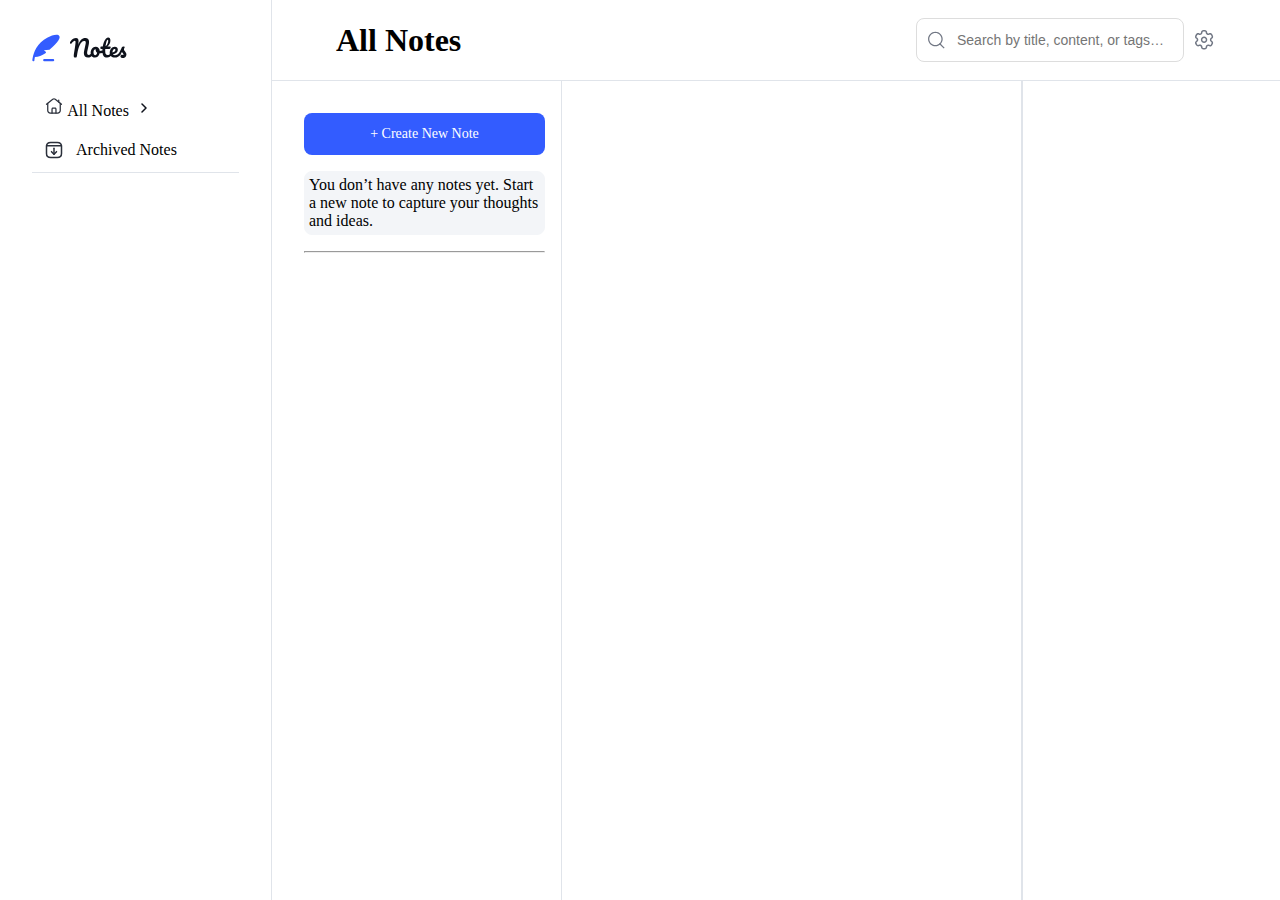
<file: index.html>
<!DOCTYPE html>
<html lang="en">
<head>
  <meta charset="UTF-8">
  <meta name="viewport" content="width=device-width, initial-scale=1.0">

  <link rel="icon" type="image/png" sizes="32x32" href="./starter-code/assets/images/favicon-32x32.png">
  <link rel="stylesheet" href="./starter-code/css/styles.css">
  <title>Frontend Mentor | Note-taking web app</title>
</head>
<body>
  <main>
  <div class="container">
<div>
  <div class="tabapp-logo">
    <img src="./starter-code/assets/images/logo.svg" alt="App Logo" />
  </div>
</div>
  <div class="sidebar-nav">
  <!-- Logo Section -->
  <div class="app-logo">
    <img src="./starter-code/assets/images/logo.svg" alt="App Logo" />
  </div>

  <!-- Navigation & Tags -->
  <div class="nav-section">
    <!-- All Notes / Archive -->
    <div class="nav-item" id="nav-home">
  <div class="nav-left">
    <img src="./starter-code/assets/images/home.svg" alt="Home Icon" />
    <span>All Notes</span>
  </div>

  <img src="./starter-code/assets/images/icon-arrow-right.svg" alt="Arrow Icon" />
</div>


    <div class="nav-item" id="nav-archived">
      <img src="./starter-code/assets/images/archived.svg" alt="Archive Icon" />
      <span>Archived Notes</span>
    </div>

    <hr class="nav-divider" />

    <!-- Tags -->
            <div class="tags-section">
            
            </div>
    
      </div>
</div>


  <div class="header">
  <h1>All Notes</h1>
  <div class="search-container">
  <div class="search-box">
    <img src="./starter-code/assets/images/search-icon.svg" alt="Search Icon" class="search-icon" />
    <input type="text" id="searchInput" placeholder="Search by title, content, or tags…" />
  </div>
  <img src="./starter-code/assets/images/settings.svg" alt="Settings Icon" class="settings-icon" />
</div>

  </div>

  <div class="sidebar-all">
  <button class="create-note-desktop">
    
     + Create New Note</button>

<button class="create-note-mobile">
  <img src="./starter-code/assets/images/wplus.svg" alt="Create Note Icon">
</button>

  <div class="empty-state">
   <p class="archived-info hidden">
    All your archived notes are stored here. You can restore or delete them anytime.
  </p>

  <!-- DYNAMIC EMPTY MESSAGE (used for both All Notes and empty Archived Notes) -->
  <p class="empty-text">
    You don’t have any notes yet. Start a new note to capture your thoughts and ideas.
  </p>
  </div>

  <div class="notes-list hidden"></div>
  <hr class="divider" />
</div>

  <div class="content"></div>

  <div class="right-menu"></div>
</div>
</main>
 

  

  
<div class="tablet-menu-bar">
  <button id="menu-home"><img src="./starter-code/assets/images/ahome.svg" alt="Home Icon"><span>Home</span></button>
  <button id="menu-create-note"><img src="./starter-code/assets/images/asearch-icon.svg" alt="Search Icon"><span>Search</span></button>
  <button id="menu-archive"><img src="./starter-code/assets/images/aacrhive.svg" alt="Archive Icon" /><span>Archived</span></button>
  <button id="menu-tags"><img src="./starter-code/assets/images/atag.svg" alt="Tags Icons"><span>Tags</span></button>
  <button id="menu-settings"><img src="./starter-code/assets/images/asettings.svg" alt="Settings Icon"><span>Settings</span></button>
</div>

  

  

  

  
<script src="./starter-code/javascript/storage.js"> </script>
<script src="./starter-code/javascript/noteManager.js"></script>
<script src="./starter-code/javascript/ui.js"></script>
<script src="./starter-code/javascript/themes.js"></script>
<script src="./starter-code/javascript/main.js"></script>
</body>
</html>
</file>
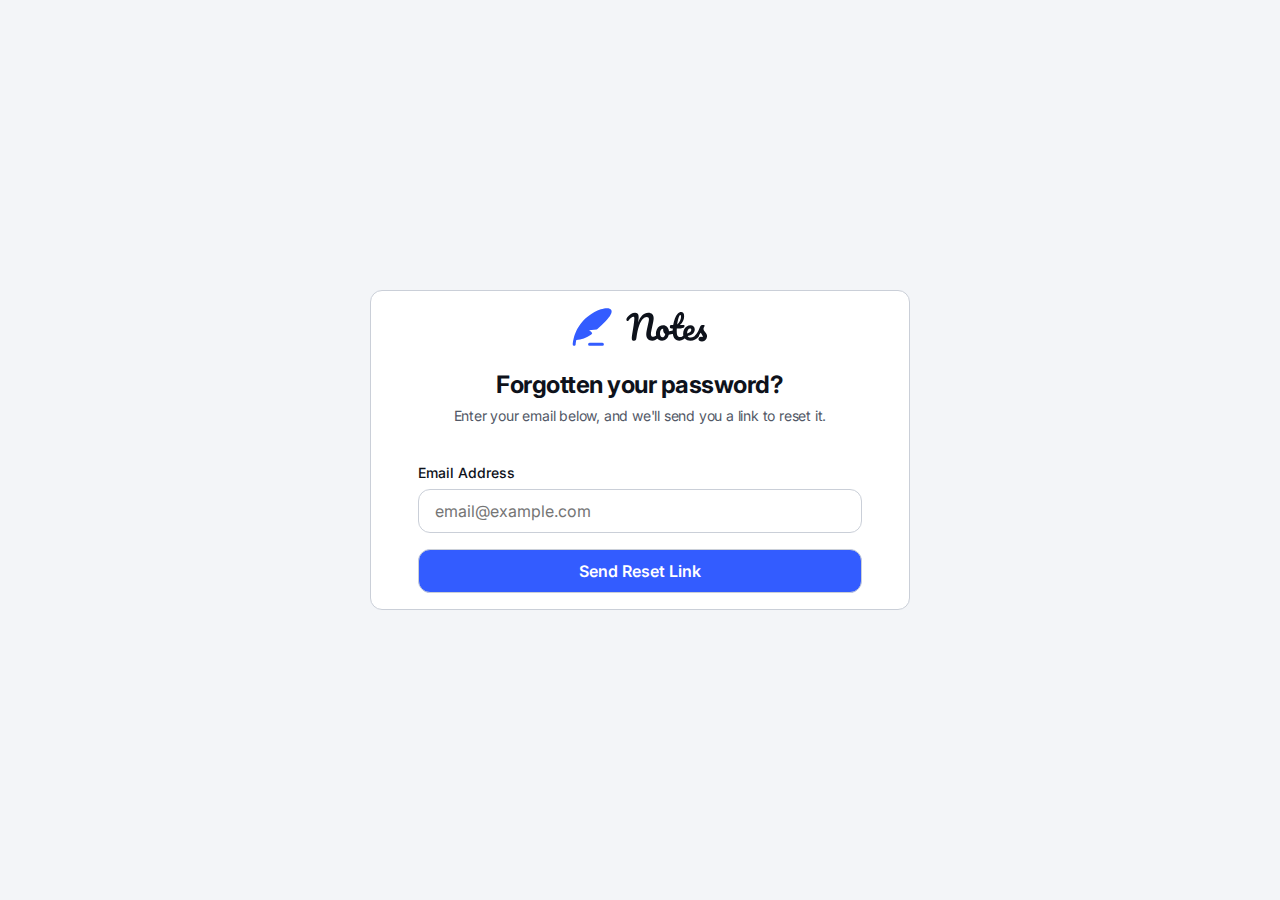
<file: starter-code/auth/forgot-password.html>
<!DOCTYPE html>
<html lang="en">
<head>
  <meta charset="UTF-8">
  <meta name="viewport" content="width=device-width, initial-scale=1.0">

  <link rel="icon" type="image/png" sizes="32x32" href="./assets/images/favicon-32x32.png">
  <link rel="stylesheet" href="../css/auth.css">
  <title>Frontend Mentor | Note-taking web app</title>
</head>
<body class="forget-page">
<div class="page">
  <div class="login-card">
    <div class="feather"> 
        <img src="../assets/images/logo.svg" alt="" class="theme-logo"/>
      </div>

      <div class="welcome">
        <h1>Forgotten your password?</h1>
      <p class="signup">Enter your email below, and we'll send you a link to reset it.</p>
    </div>
  
  <div class="form"> 

        <div class="field-column">
        <label for="email">Email Address</label>
        <input  type="email"id="email" placeholder="email@example.com" />
       </div>
      <button class="login-btn">Send Reset Link</button>
    </div>

 

  
  
</div>
<script src="../javascript/auth.js"></script>
</body>
</html>
</file>
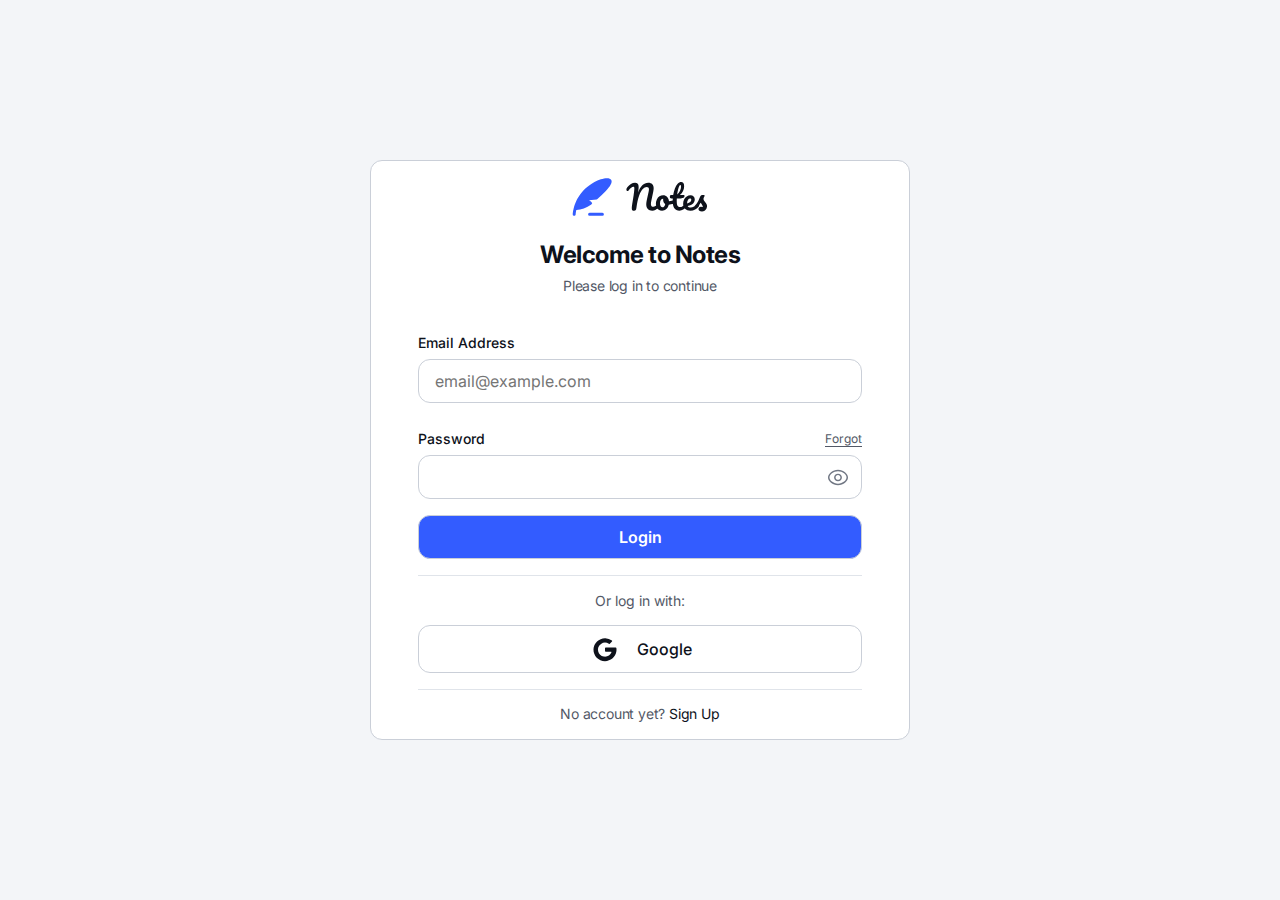
<file: starter-code/auth/login.html>
<!DOCTYPE html>
<html lang="en">
<head>
  <meta charset="UTF-8">
  <meta name="viewport" content="width=device-width, initial-scale=1.0">

  <link rel="icon" type="image/png" sizes="32x32" href="./assets/images/favicon-32x32.png">
  <link rel="stylesheet" href="../css/auth.css">
  <title>Frontend Mentor | Note-taking web app</title>
</head>
<body>
  <div class="page">

    <div class="login-card">
      <div class="feather"> 
        <img src="../assets/images/logo.svg" alt="" class="theme-logo"/>
      </div>

      <div class="welcome">
        <h1>Welcome to Notes</h1>
      <p class="signup">Please log in to continue</p>
    </div>

      <div class="form"> 

        <div class="field-column">
        <label for="email">Email Address</label>
        <input  type="email"id="email" placeholder="email@example.com" />
        <p class="signup info-text" id="email-error">
          <!-- <img src="../assets/images/red-info.svg" alt="Info icon" class="info-icon"> -->
        </p>
       </div>
        
      
      <div class="field-column">
      <div class="field-row">
        <label for="password">Password</label>
        <a class="forgetlink" href="forgot-password.html">Forgot</a>
      </div>
      <div class="password-wrapper">
      <input type="password" id="password-new" />
      <img src="../assets/images/eye hidden.svg" alt="" class="toggle-password" />
      </div>
      
      </div>


      <button class="login-btn">Login</button>
    </div>
    <hr class="divider" />

      <div class="other-logs">
        <p class="log-phrase">Or log in with:</p>

      <button class="google-btn"><img src="../assets/images/icon-google.svg" alt="" class="theme-google"/>
        <span class="googleword">Google</span>
      </button>

      </div>
      <hr class="divider" />
      <div>
        <p class="signup">
        No account yet? <a class="signuplink" href="signup.html">Sign Up</a>
      </p>
      </div>

    </div>

  </div>
  <script src="../javascript/auth.js"></script>
</body>


</html>
</file>
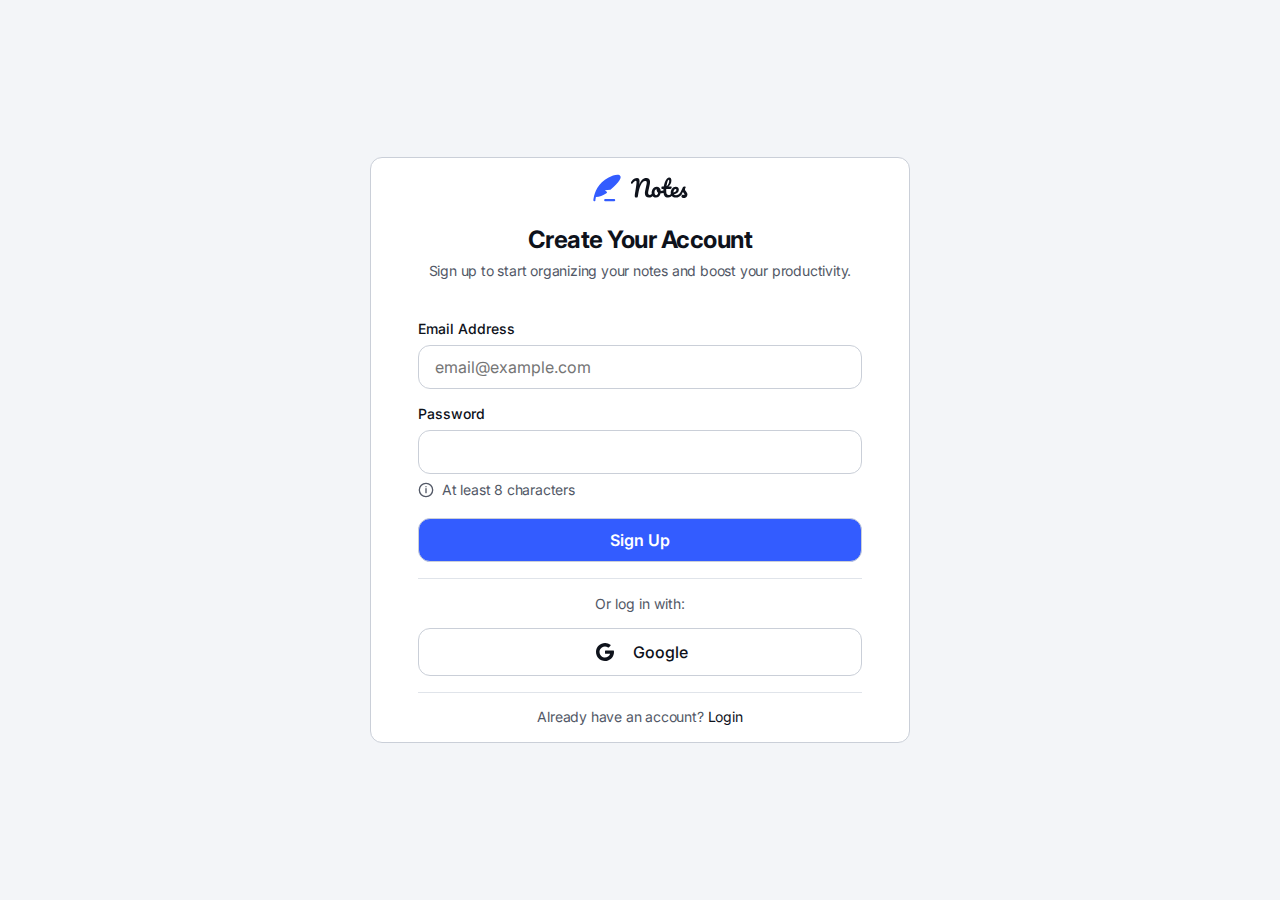
<file: starter-code/auth/signup.html>
<!DOCTYPE html>
<html lang="en">
<head>
  <meta charset="UTF-8">
  <meta name="viewport" content="width=device-width, initial-scale=1.0">

  <link rel="icon" type="image/png" sizes="32x32" href="./assets/images/favicon-32x32.png">
  <link rel="stylesheet" href="../css/auth.css">
  <title>Frontend Mentor | Note-taking web app</title>
</head>
<body class="signup-page">
<div class="page">

    <div class="login-card">
      <div class="feather"> 
        <img src="../assets/images/logo.svg" alt=""/>
      </div>

      <div class="welcome">
        <h1>Create Your Account</h1>
      <p class="signup">Sign up to start organizing your notes and boost your productivity.</p>
    </div>

      <div class="form"> 

        <div class="field-column">
        <label for="email">Email Address</label>
        <input  type="email"id="email" placeholder="email@example.com" />
       </div>
        
      
      <div class="field-column">
      <div class="field-row">
        <label for="password">Password</label>
        
      </div>
      <input type="password" id="password"/>
      <p class="signup info-text">
  <svg
    class="info-icon"
    viewBox="0 0 24 24"
    aria-hidden="true"
    fill="none"
    stroke="currentColor"
    stroke-width="2"
    stroke-linecap="round"
    stroke-linejoin="round"
  >
    <!-- Full circle -->
    <circle cx="12" cy="12" r="10" />
    <!-- The vertical line of "i" -->
    <line x1="12" y1="10" x2="12" y2="16" />
    <!-- The dot of "i" -->
    <line x1="12" y1="7" x2="12" y2="7.01" />
  </svg>
  At least 8 characters
</p>
      </div>


      <button class="login-btn">Sign Up</button>
    </div>
    <hr class="divider" />

      <div class="other-logs">
        <p class="log-phrase">Or log in with:</p>

      <button class="google-btn"><img src="../assets/images/icon-google.svg" alt=""/>
        <span class="googleword">Google</span>
      </button>

      </div>
      <hr class="divider" />
      <div>
        <p class="signup">
        Already have an account? <a class="signuplink" href="#">Login</a>
      </p>
      </div>

      

      

  

      

    </div>

  </div>
  
</body>
</html>
</file>
<file: starter-code/css/styles.css>
:root {

    /* the neutral colors */
    --on-primary: #ffffff;
    --neutral-0:   #ffffff;
  --neutral-50:  #F5F7FA;
  --neutral-100: #F3F5F8;
  --neutral-200: #E0E4EA;
  --neutral-300: #CACFD8;
  --neutral-400: #99A0AE;
  --neutral-500: #717784;
  --neutral-600: #525866;
  --neutral-700: #2B303B;
  --neutral-800: #232530;
  --neutral-900: #191B25;
  --neutral-950: #0E121B;
  /* Primary Blue */
  --blue-600: #2547D0;
  --blue-500: #335CFF;
  --blue-100: #EBF1FF;

  /* Success Green */
  --green-500: #21C16B;
  --green-100: #D1FBE9;

  /* Error Red */
  --red-500: #FB3748;
  --red-100: #FFD5D8;

   --control-width: 27.75rem;
  --control-height: 2.75rem;
  --radius-md: 0.75rem;
  --radius-sm: 0.5rem; 

  --control-width-mobile:19.4375rem
  
}
/* Ensure predictable sizing */
* {
  box-sizing: border-box;
  margin: 0;
  padding: 0;
}

/* Container grid */
.container {
  display: grid;

  grid-template-columns: 272px 290px minmax(0, 1fr) 258px;
  grid-template-rows: 81px minmax(0, 1fr);

  grid-template-areas:
    "b a a a"
    "b c d e";
    

  height: 100vh;
  background-color: var(--neutral-0);
}
.hidden {
    display: none !important;
}
/* Individual styling */
.sidebar-nav {
  grid-area: b;                /* design height */
  border-right: 1px solid var(--neutral-200);
  padding: 1.5rem 2rem;            /* spacing/150 ~ 24px, spacing/200 ~ 32px */
  display: flex;
  flex-direction: column;        /* stack vertically */
  gap: 1rem;                     /* spacing between items */
  background-color: var(--neutral-0);
  box-sizing: border-box;   
  height: 100%;      /* Lock to viewport height */
  overflow: hidden;     /* include padding in width */
}

.app-logo {
  display: flex;
  width: 8rem;
  height: 3rem;
  color:var(--neutral-950);       
                       /* Figma height */
}
.nav-section {
  display: flex;
  flex-direction: column; /* stack items vertically */          /* Figma height */
  gap: 0.25rem;  
 
}
.nav-item {
  display: flex;
  align-items: center;
  gap: 0.75rem;
  padding: 0.5rem 0.75rem;
  cursor: pointer; }

  .nav-icon{
    width: 1.5rem;             /* adjust icon size */
  height: 1.5rem;
  color:var(--neutral-950) ; 
  transition: color 0.2s ease;
  
  }

.nav-icon.active {
  color: var(--blue-500); /* highlighted color */
}

.icon{
 width: 1.5rem;             /* adjust icon size */
  height: 1.5rem;
  color:var(--neutral-950) ;
  stroke: currentColor;
  
}
.aicon{
 width: 1.5rem;             /* adjust icon size */
  height: 1.5rem;
  color:var(--neutral-500) ;
  stroke: currentColor;
  
}

.nav-section .nav-item {
  position: relative; /* needed for the pseudo-element */
  transition: background-color 0.2s ease;
}

.nav-section .nav-item:hover {
  background-color: var(--neutral-100);
  border-radius: var(--radius-sm);
  padding: 0.5rem;
}

/* Add the ">" on hover */
.nav-section .nav-item::after {
  content: ""; 
  position: absolute;
  right: 1rem;
  top: 50%;
  transform: translateY(-50%);
  
  /* Size of the chevron */
  width: 20px;
  height: 20px;

  /* The "Magic" part: This makes the icon take the text color */
  background-color: currentColor; 
  
  /* Path to your standalone chevron SVG file */
  -webkit-mask: url('../assets/images/icon-chevron-right.svg') no-repeat center;
  mask: url('../assets/images/icon-chevron-right.svg') no-repeat center;
  -webkit-mask-size: contain;
  mask-size: contain;

  opacity: 0;
  transition: all 0.2s ease;
}

.nav-section .nav-item:hover::after {
  opacity: 1;                /* show on hover */
}

.tags-section {
  flex: 1;            /* Take up all remaining space in the sidebar */
  overflow-y: auto;   /* Show scrollbar only when notes overflow */
  padding-right: 0.5rem;
  scrollbar-width: none;            /* Firefox */
  -ms-overflow-style: none;
}
.tags-section::-webkit-scrollbar {
  display: none;                    /* Chrome/Safari */
}

.tag-item{display: flex;
  align-items: center; 
  padding: 0.5rem 0.75rem;
  cursor: pointer;
  gap: 0.5rem;}

.nav-divider{
  height: 1px;
  border:none;
  background: var(--neutral-200);
}

/* Sidebar Group Labels (Folders, Tags) */
.sidebar-label {
    display: flex;
  align-items: center;
  gap: 0.75rem;
  padding: 0.5rem 0.75rem;
  cursor: pointer;
}

/* Category Badge on Note Cards */
.category-badge {
    display: inline-block;
    background-color: var(--blue-100); /* Using your light blue variable */
    color: var(--blue-600);           /* Using your dark blue variable */
    padding: 2px 8px;
    border-radius: 4px;
    font-size: 0.75rem;
    font-weight: 600;
    margin-bottom: 0.5rem;
}

/* Specific styling for the Categories List container */
#categories-list {
  overflow-y: auto;   /* Show scrollbar only when notes overflow */
  padding-right: 0.5rem;
  scrollbar-width: none;            /* Firefox */
  -ms-overflow-style: none;
}

.header {
  grid-area: a;                     /* design height */
  border-bottom: 1px solid var(--neutral-200);
  display: flex;                     /* align content horizontally */
  justify-content: space-between;    /* left and right aligned items */
  align-items: center;               /* vertical centering */
  padding: 0 4rem;                   /* spacing/400 ~ 64px left & right */
  background-color: var(--neutral-0);
  box-sizing: border-box;
}
.search-container {
  display: flex;
  align-items: center;
  gap: 0.5rem; /* updated gap */
  width: 18.75rem; /* updated width */
  height: 2.75rem; /* container height */
}

.search-box {
  position: relative;
  flex: 1; /* take remaining space inside container */
  height: 100%; /* match container height */
}

.search-box input {
  width: 100%;
  height: 100%;
  padding-left: 40px;  /* space for search icon inside */
  border: 1px solid #ddd;
  border-radius: 8px;
  font-size: 14px;
  outline: none;
}

.search-box .search-icon {
  position: absolute;
  left: 10px;           /* inside input field */
  top: 50%;
  transform: translateY(-50%);
  width: 20px;
  height: 20px;
  pointer-events: none;  /* so clicks go to input */
}


.settings-icon {
  cursor: pointer;
}


.sidebar-all {
  grid-area: c;                   /* Figma height */
  border-right: 1px solid var(--neutral-200);
  display: flex;                    /* for stacking children vertically */
  flex-direction: column;           /* vertical layout */
  gap: 1rem;                        /* spacing between items */
  padding: 2rem 1rem 2rem 2rem;    /* top/right/bottom/left -> spacing/250, spacing/200, spacing/250, spacing/400 */
  box-sizing: border-box;
  background-color: var(--neutral-0);
  height: 100%;      /* Lock to viewport height */
  overflow: hidden;
}
.notes-list {
  flex: 1;            /* Take up all remaining space in the sidebar */
  overflow-y: auto;   /* Show scrollbar only when notes overflow */
  padding-right: 0.5rem;
  scrollbar-width: none;            /* Firefox */
  -ms-overflow-style: none;
}
.notes-list::-webkit-scrollbar {
  display: none;                    /* Chrome/Safari */
}
.create-note-desktop{
  display: flex;
  align-items: center;
  justify-content: center; 
  gap: 4px;
  padding: 0.8rem 0.5rem; 
  border: none;
  font-size: 0.875rem;
  font-weight: 500;
  cursor: pointer;
    background-color: var(--blue-500);
    border-radius: var(--radius-sm);
    color: var(--on-primary);
    font-family: 'Inter';
}

.empty-state{
  display: flex;
  flex-direction: column;
  gap: 1rem;
  background-color: var(--neutral-100);
  padding: 0.25rem;
  border-radius: var(--radius-sm);
  border: 1px solid var(--neutral-100);
}
.note-item{
  display: flex;
  flex-direction: column;
  padding:0.25rem;
  gap: 0.75rem;
}

.note-tag{
  border-radius:4px;
  background-color:var(--neutral-200);
  padding: 2px 6px;
   margin-right: 0.5rem;
}

.content {
  grid-area: d;                   
  border-right: 1px solid var(--neutral-200);
  display: flex;                    /* allows vertical stacking or flexible layout */
  flex-direction: column;
  gap: 1rem;                        
  padding: 1rem 1rem 1rem ;   
  box-sizing: border-box;
  background-color: var(--neutral-0);
}
#edit-title {
  width: 100%;
  max-width: 540px;

  font-family: 'Inter';
  font-weight: 700;
  font-size: 24px;
  color: var(--neutral-950);
  background: transparent;
  padding-bottom:1rem ;

  border: none;
  outline: none;
}
.meta-row {
  display: flex;
  align-items: center;
  gap:2rem; /* ends of the row */
  width: 100%;
}

.meta-info {
  display: flex;
  align-items: center;
  gap: 0.5rem; /* space between icon & text */
}
.meta-text {
  font-family: 'Inter';
  font-weight: 400;
  font-size: 14px;
  color: var(--neutral-600);
}
.meta-divider {
  width: 100%;
  height: 1px;
  border:none;
  background: var(--neutral-200);
  
}


#edit-tags {
  width: 100%;
  border: none;
  outline: none;
}
#edit-category{
  width: 100%;
  border: none;
  outline: none;
}

#edit-content{
  width: 100%;  ;
height: 100%;
  font-family: Inter;
font-weight: 400;
font-style: Regular;
font-size: 14px;
line-height: 130%;
color:var(--neutral-700);
 resize: none;
 border: none;
  outline: none;
  
  
}
textarea {
  /* For Firefox */
  scrollbar-width: none;

  /* For Internet Explorer and Edge */
  -ms-overflow-style: none;
}

/* For Chrome, Safari, and newer versions of Edge */
textarea::-webkit-scrollbar {
  display: none;
}



.editor-toolbar {
    display: flex;
    gap: 1rem;
    margin-bottom: 5px;
}

.editor-toolbar button {
    padding: 4px 8px;
    font-weight: bold;
    cursor: pointer;
    border:none
}


.btn-save{
  width: 99px;
height: 41px;
padding: 0.25rem 0.5rem;
border-radius: var(--radius-sm);
background-color: var(--blue-500);
color: var(--on-primary);
border:none;
cursor: pointer;

}
.btn-cancel{
  width: 99px;
height: 41px;
padding: 0.25rem 0.5rem;
gap: 0.5rem;
border-radius: var(--radius-sm);
background-color: var(--neutral-100);
color: var(--neutral-950);
border:none;
cursor: pointer;
}
.right-menu {
  grid-area: e;                     /* positions in your grid */                    /* Figma height */
  border-left: 1px solid var(--neutral-200);  /* usually left border if it’s on the right */
  display: flex;                    /* for stacking buttons or menu items */
  flex-direction: column;
  gap: 1rem;                        /* spacing between menu items */
  padding: 2rem 0 2rem 1rem;        /* top/right/bottom/left -> spacing/250, right: 0, bottom: spacing/250, left: spacing/200 */
  box-sizing: border-box;           /* include padding in width/height */
  background-color: var(--neutral-0);
  opacity: 1;
}

.actions-column{
  display: flex;                    /* for stacking buttons or menu items */
  flex-direction: column;
  gap: 1rem;
  padding: 0 0.3rem;
}
.action-btn{
  display: flex;
    align-items: center; 
    justify-content: center;
    gap: 0.5rem;
  border:1px solid var(--neutral-300);;
  padding: 0.25rem;
  border-radius:0.5rem;
  background-color:var(--neutral-0);
}
.create-note-desktop .plus-icon {
    display: none; /* Hide SVG on Desktop */
  }
  
  .create-note-desktop span {
    display: inline; /* Show Text on Desktop */
  }

.tablet-menu-bar, .tabapp-logo, .create-note-mobile {
  display: none;
}

/* Tablet: 481px to 1024px */
@media (min-width: 481px) and (max-width: 1024px) {
  .container {
    display: block; /* stacked for tablet */
    width: 100%;
    padding: 0;
  }
.create-note-desktop {
    display: none;
  }
  .sidebar-all {                                        /* spacing between items */
  padding: 0rem 1rem 2rem 2rem; 
    
 
  
}
/* Hide Editor and Right Menu by default */
    .content, .right-menu {
        display: none;
    }
body.show-editor .header,
    body.show-editor .sidebar-nav,
    body.show-editor .sidebar-all {
        display: none !important;
    }

    body.show-editor .content {
        display: flex !important;
        flex-direction: column; /* Stack Toolbar on top of Editor */
        position: fixed;
        top: 0;
        left: 0;
        width: 100%;
        height: 100vh;
        z-index: 100;
        background: var(--neutral-0);
        padding: 0; /* Remove padding here; handle it in children */
    }
    .editor-body-wrapper {
        flex: 1; 
        overflow-y: auto; /* Enable scrolling for long notes */
      
        display: flex;
        flex-direction: column;
        gap: 1rem;
    }

    .action-icon-btn {
        background: none;
        border: none;
        cursor: pointer;
        display: flex;
        align-items: center;
    }

    .divider-v {
        width: 1px;
        height: 24px;
        background: var(--neutral-200);
        margin: 0 0.5rem;
    }
    
    body.show-editor .content {
        display: flex;
        position: fixed;
        top: 0;
        left: 0;
        width: 100%;
        height: 100vh;
        z-index: 100;
        background: var(--neutral-0);
        padding: 1rem 2rem;
    }

    /* Tablet Editor Toolbar Styling */
    .tablet-editor-toolbar {
        display: flex;
        align-items: center;
        justify-content: space-between;
        padding: 0 1.5rem;
        height: 2rem;
        background-color: var(--neutral-0);
        border-bottom: 1px solid var(--neutral-200);
    }

    .toolbar-actions {
        display: flex;
        align-items: center;
        gap: 1rem;
    }
.btn-back-to-list{
  display: flex;
  align-items:center;
  background: none;
    border: none;
    padding: 0;
    font: inherit; /* Ensures it uses the same font as the surrounding text */
    cursor: pointer;
    outline: inherit;
    color: inherit;
}
  .create-note-desktop{
    display: flex;
    align-items: center;
    justify-content: center;
    width: 4rem;         /* circular size */
    height: 4rem;
    border-radius: 50%;
    border: 1px solid var(--blue-500);
    background-color: var(--blue-500);
    position: fixed;        /* floating button */
    bottom: 6.5rem;
    right: 1.5rem;
    z-index: 100;
    padding: 0;             /* no extra padding */
    
  box-shadow: 0px 7px 11px rgba(202, 207, 216, 0.7);
  }
  .tab-header{
    background: var(--neutral-100);
  }
  .header {
    width: 100%;
    padding: 1rem 2rem;
    display: flex;
    flex-direction: column; /* Stacks Title and Search Box */
    align-items: flex-start; /* adjust for tablet spacing */
    border:none;

    
  }
  .divider {
    display: block;
    height: 1px;
    background: var(--neutral-100);
    
  }


  .create-note-desktop .plus-icon {
    display: block; /* Show SVG on Mobile */
     color: var(--on-primary);
  }
  

  .btn-save{
 background: none;
    border: none;
    padding: 0;
    font: inherit; /* Ensures it uses the same font as the surrounding text */
    cursor: pointer;
    outline: inherit;
    color: var(--blue-500);} 

.btn-cancel{
 background: none;
    border: none;
    padding: 0;
    font: inherit; /* Ensures it uses the same font as the surrounding text */
    cursor: pointer;
    outline: inherit;
    color:inherit;
}




.create-note-desktop span {
    display: none; /* Hide Text on Mobile */
  }






  /* Hide desktop sidebars */
  .sidebar-nav,
  .right-menu,.content{
    display: none;
  }
.tabapp-logo {
    display: block; /* visible on tablet */
    
  }
  .tabapp-logo {
  display: flex;               /* layout for logo content */
  align-items: center;         /* vertically center items */
  gap: 1rem;                   /* spacing between inner elements */
  background-color:var(--neutral-100);             /* fixed height */
  padding: 2rem 2rem;
  width: 10rem;
  height: 2rem;          /* top/bottom 2rem, left/right 4rem */
      
}
  /* Show tablet menu bar */
 /* The Container for the bar */
  .tablet-menu-bar {
    display: flex;
    position: fixed;
    bottom: 0;
    left: 0;
    width: 100%;
    height: 4.5rem; /* Increased height to fit icon + text comfortably */
    background-color: white; /* Use white/background color */
    justify-content: space-around; /* Spreads buttons evenly */
    align-items: center;
    border-top: 1px solid var(--neutral-200);
    padding: 0.5rem 1rem;
    z-index: 1000;
  }
  .tablet-menu-bar button {
    background: transparent;
    border: none;
    cursor: pointer;
    display: flex;
    flex-direction: column; 
    align-items: center;
    justify-content: center;
    gap: 0.25rem;
    color: var(--neutral-600);
    transition: all 0.2s ease;
    width: 20%; /* Even width for all 5 buttons */
    text-decoration: none; /* For the link inside Settings */
  }

  .tablet-menu-bar button a {
    display: flex;
    flex-direction: column;
    align-items: center;
    color: inherit;
    text-decoration: none;
  }

  /* Icon Scaling */
  .micon {
    width: 1.5rem;
    height: 1.5rem;
    stroke: currentColor;
    fill: none; /* Most icons use stroke */
    stroke-width: 2;
  }
  /* Label Styling */
  .tablet-menu-bar button span {
    font-size: var(--text-xs); /* Use your small text variable */
    font-weight: 500;
  }
/* Active/Hover State */
  .tablet-menu-bar button:hover,
  .tablet-menu-bar button.active {
    color: var(--blue-500);
    background-color: var(--blue-50); /* Subtle highlight */
    border-radius: var(--radius-sm);
  }

  .search-container.active-tablet {
    display: flex !important;
    position: absolute;
    top: 5rem; /* Positions it below the logo header */
    left: 0;
    width: 100%;
    padding: 1rem 2rem;
    background: var(--neutral-000);
    z-index: 10;
    border-bottom: 1px solid var(--neutral-200);
  }
  .search-box {
    width: 100%;
  }
  /* Hidden by default on tablet in your code, we show it via JS */
  .search-container {
    display: none; 
    width: 100%;
  }
  .settings-container{
  display: none; 
   
}
  
  .header.is-searching .search-container {
    display: flex !important;
  }
  .search-box {
    width: 100%; /* Make it span the full width of the tablet */
  }

  .tag-item-row .tag-label {
  position: relative; /* needed for the pseudo-element */
  transition: background-color 0.2s ease;
  
}

.tag-item-row .tag-label:hover {
  background-color: var(--neutral-100);
  border-radius: var(--radius-sm);
  padding: 0.5rem;
}

/* Add the ">" on hover */
.tag-item-row .tag-label::after {
  content: ""; 
  position: absolute;
  right: 1rem;
  top: 50%;
  transform: translateY(-50%);
  
  /* Size of the chevron */
  width: 20px;
  height: 20px;

  /* The "Magic" part: This makes the icon take the text color */
  background-color: currentColor; 
  
  /* Path to your standalone chevron SVG file */
  -webkit-mask: url('../assets/images/icon-chevron-right.svg') no-repeat center;
  mask: url('../assets/images/icon-chevron-right.svg') no-repeat center;
  -webkit-mask-size: contain;
  mask-size: contain;

  opacity: 0;
  transition: all 0.2s ease;
}
}



/* Mobile: 0px to 480px */
@media (max-width: 480px) {
  .container {
    display: block;
    width: 100%;
    padding: 0;
  }


.create-note-desktop span {
    display: none; /* Hide Text on Mobile */
  }
  /* Hide desktop create button */
  .create-note-desktop {
    display: none;
  }
   .create-note-desktop{
    display: flex;
    align-items: center;
    justify-content: center;
    width: 2rem;         /* circular size */
    height: 2rem;
    border-radius: 50%;
    border: 1px solid var(--blue-500);
    background-color: var(--blue-500);
    position: fixed;        /* floating button */
    bottom: 3.5rem;
    right: 1.5rem;
    z-index: 100;
    padding: 0;             /* no extra padding */
    
  box-shadow: 0px 7px 11px rgba(202, 207, 216, 0.7);
  }
  .create-note-desktop .plus-icon {
    display: block; /* Show SVG on Mobile */
     color: var(--on-primary);
  }

  /* Sidebar spacing */
  .sidebar-all {
    padding: 0.5rem 1rem 1rem 1rem;
    
  }

  /* Hide editor and right menu by default */
  .content,
  .right-menu {
    display: none;
  }

  body.show-editor .header,
  body.show-editor .sidebar-nav,
  body.show-editor .sidebar-all {
    display: none !important;
  }

  body.show-editor .content {
    display: flex !important;
    flex-direction: column;
    position: fixed;
    top: 0;
    left: 0;
    width: 100%;
    height: 100vh;
    z-index: 100;
    background: var(--neutral-0);
    padding: 0; /* No extra padding for mobile */
  }

  .editor-body-wrapper {
    flex: 1;
    overflow-y: auto;
    display: flex;
    flex-direction: column;
    gap: 0.5rem; /* smaller gap for mobile */
  }

  .action-icon-btn {
    background: none;
    border: none;
    cursor: pointer;
    display: flex;
    align-items: center;
  }

  .divider-v {
    width: 1px;
    height: 24px;
    background: var(--neutral-200);
    margin: 0 0.25rem;
  }

  /* Mobile Editor Toolbar Styling */
  .tablet-editor-toolbar {
    display: flex;
    align-items: center;
    justify-content: space-between;
    padding: 0 1rem;
    height: 2rem;
    background-color: var(--neutral-0);
    border-bottom: 1px solid var(--neutral-200);
  }

  .toolbar-actions {
    display: flex;
    align-items: center;
    gap: 0.5rem;
  }

  .btn-back-to-list {
    display: flex;
    align-items: center;
    background: none;
    border: none;
    padding: 0;
    font: inherit;
    cursor: pointer;
    outline: inherit;
    color: inherit;
  }

  .tab-header {
    background: var(--neutral-100);
    
  }

  .header {
    width: 100%;
    padding: 0.5rem 1rem;
    display: flex;
    flex-direction: column;
    align-items: flex-start;
    border: none;
    
  }

  .divider {
    display: block;
    height: 1px;
    background: var(--neutral-100);
  }

  .btn-save {
    background: none;
    border: none;
    padding: 0;
    font: inherit;
    cursor: pointer;
    outline: inherit;
    color: var(--blue-500);
  }

  .btn-cancel {
    background: none;
    border: none;
    padding: 0;
    font: inherit;
    cursor: pointer;
    outline: inherit;
    color: inherit;
  }

  /* Hide desktop sidebar/nav */
  .sidebar-nav,
  .right-menu,
  .content {
    display: none;
  }

  .tabapp-logo {
    display: flex;
    align-items: center;
    gap: 0.5rem;
    background-color: var(--neutral-100);
    padding: 1rem;
    width: 8rem;
    height: 2rem;
  }

  /* Mobile menu bar at bottom */
  .tablet-menu-bar {
    display: flex ;
    position: fixed;
    bottom: 0;
    left: 0;
    width: 100%;
    background-color: white;
    justify-content: space-around;
    align-items: center;
    border-top: 1px solid var(--neutral-200);
    padding: 0.5rem 1rem;
    z-index: 1000;
  }

  .tablet-menu-bar button {
    background: transparent;
    border: none;
    cursor: pointer;
    display: flex;
    flex-direction: column;
    align-items: center;
    justify-content: center;
    gap: 0.15rem;
    color: var(--neutral-600);
    transition: all 0.2s ease;
    width: 20%;
    text-decoration: none;
  }

  .tablet-menu-bar button a {
    display: flex;
    flex-direction: column;
    align-items: center;
    color: inherit;
    text-decoration: none;
  }

  .micon {
    width: 1.2rem;
    height: 1.2rem;
  }

/* 2. Hide text inside normal buttons AND inside the Settings link */
  .tablet-menu-bar button span,
  .tablet-menu-bar button a span {
    display: none !important;
  }

  /* 3. Center the icon within the link for Settings */
  .tablet-menu-bar button a {
    display: flex;
    align-items: center;
    justify-content: center;
    width: 100%;
    height: 100%;
  }

  /* 4. Optional: Make icon slightly larger to fill the space */
  .micon {
    width: 1.6rem;
    height: 1.6rem;
  }
  .tablet-menu-bar button:hover,
  .tablet-menu-bar button.active {
    color: var(--blue-500);
    background-color: var(--blue-50);
    border-radius: var(--radius-sm);
  }

  .search-container.active-tablet {
    display: flex !important;
    position: absolute;
    top: 4rem;
    left: 0;
    width: 100%;
    padding: 0.5rem 1rem;
    background: var(--neutral-000);
    z-index: 10;
    border-bottom: 1px solid var(--neutral-200);
  }

  .search-box {
    width: 100%;
  }

  .settings-container {
    display: none;
  }

  .header.is-searching .search-container {
    display: flex !important;
  }

  /* Tags hover spacing for mobile */
  .tag-item-row .tag-label {
    position: relative;
    transition: background-color 0.2s ease;
    padding: 0.25rem 0.5rem;
  }

  .tag-item-row .tag-label:hover {
    background-color: var(--neutral-100);
    border-radius: var(--radius-sm);
  }

  .tag-item-row .tag-label::after {
    content: "";
    position: absolute;
    right: 0.5rem;
    top: 50%;
    transform: translateY(-50%);
    width: 16px;
    height: 16px;
    background-color: currentColor;
    -webkit-mask: url('../assets/images/icon-chevron-right.svg') no-repeat center;
    mask: url('../assets/images/icon-chevron-right.svg') no-repeat center;
    -webkit-mask-size: contain;
    mask-size: contain;
    opacity: 0;
    transition: all 0.2s ease;
  }

  body {
    font-size: 14px; /* Standard mobile readable size */
    line-height: 1.5; /* Better spacing for small screens */
  }
  input, 
  button, 
  .settings-content label {
    font-size: 14px !important;
  }
}



@media (prefers-color-scheme:dark) {
  :root {
    /* Backgrounds */
    --neutral-0:   #0E121B;   /* cards */
    --neutral-100: #2B303B;   /* page background */

    /* Text */
    --neutral-950: #F5F7FA;  /* main text */
    --neutral-600: #A1A7B3;  /* secondary text */

    /* Borders */
    --neutral-300: #525866;

    /* Buttons */
    --blue-500: #335CFF;

    /*Divider*/
    --neutral-200: #232530;
  }
   
}
</file>
<file: starter-code/css/auth.css>
:root {

    /* the neutral colors */
    --on-primary: #ffffff;
    --neutral-0:   #ffffff;
  --neutral-50:  #F5F7FA;
  --neutral-100: #F3F5F8;
  --neutral-200: #E0E4EA;
  --neutral-300: #CACFD8;
  --neutral-400: #99A0AE;
  --neutral-500: #717784;
  --neutral-600: #525866;
  --neutral-700: #2B303B;
  --neutral-800: #232530;
  --neutral-900: #191B25;
  --neutral-950: #0E121B;
  /* Primary Blue */
  --blue-600: #2547D0;
  --blue-500: #335CFF;
  --blue-100: #EBF1FF;

  /* Success Green */
  --green-500: #21C16B;
  --green-100: #D1FBE9;

  /* Error Red */
  --red-500: #FB3748;
  --red-100: #FFD5D8;

   --control-width: 27.75rem;
  --control-height: 2.75rem;
  --radius-md: 0.75rem;

  --control-width-mobile:19.4375rem
  
}

@font-face {
  font-family: 'Inter';
  src: url("../assets/fonts/inter/Inter-VariableFont_opsz,wght.ttf") format('truetype');
  font-weight: 100 900;     /* full weight range */
  font-style: normal;
  font-display: swap;
}

@font-face {
  font-family: 'Noto Serif';
  src: url("../assets/fonts/noto-serif/NotoSerif-VariableFont_wdth,wght.ttf") format('truetype');
  font-weight: 200 900;     /* Noto Serif supports this range */
  font-style: normal;
  font-display: swap;
}

* {
  box-sizing: border-box;
  margin: 0;
  padding: 0;
}

.page {
  min-height: 100vh;
  background:var(--neutral-100);   /* greyish background */
  display: flex;
  justify-content: center;
  align-items: center;
}


.login-card {
  background:var(--neutral-0);      /* white form */
  width: 33.75rem;
  height: auto;
  display: flex;
  flex-direction: column;
  align-items: center;
  padding:  1rem;
  border-radius:var(--radius-md);
  border: 1px solid var(--neutral-300);
  gap: 1rem;

}
.feather{
    display: flex;
    gap:0.625rem ;
    padding-bottom: 0.5rem;
    
}
/* Default: light mode */
.theme-logo {
  width: 10rem;
  height: 2.5rem;
}

.welcome{
 display: flex;
 flex-direction: column;
 align-items:center;
 gap: 0.5rem;
}
h1{
    font-family: 'Inter';
    font-size: 1.5rem;
    font-weight: 700;
    color: var(--neutral-950);
    line-height: 120%;
    letter-spacing: -0.5px;
}

.form{
    display: flex;
    flex-direction: column;
    gap: 1rem;
    padding-top: 1.5rem;

   
}
.field-column{
    display: flex;
    flex-direction: column;
    gap: 0.5rem;

}
.field-row{
    display: flex;
    justify-content: space-between;
    align-items:center;

}
label{
    font-family: 'Inter';
    font-size: 0.875rem;
    font-weight: 500;
    color: var(--neutral-950);
}
.email{
    font-family: 'Inter';
    font-size: 0.875rem;
    font-weight: 400;
    color: var(--neutral-500);}
.error-message {
  color: var(--red-500); /* red color for errors */
  font-size: 0.75rem;    /* smaller text */
  margin-top: 0.25rem;   /* space from input */
  display: block;        /* ensures it’s on a new line */
  min-height: 1rem;      /* keeps space even when empty */
}
input.error {
  border-color: var(--red-500); /* highlight input in red */
}

.password{
    font-family: 'Inter';
    font-size: 0.875rem;
    font-weight: 400;
    color: var(--neutral-500);
}
.forgetlink{
    color: var(--neutral-600);
    font-family: 'Inter';
    font-size: 0.75rem;
    font-weight: 400;
    line-height: 140%;
    text-underline-offset: 2.5px;
}

input{
    width: var(--control-width);
    height: var(--control-height);
    border: 1px solid var(--neutral-300);
    border-radius: 0.75rem;
    padding: 0.75rem 1rem;
    font-size: 1rem;
    font-family: 'Inter';
    background: var(--neutral-0);
    color: var(--neutral-950);
}
input:hover{
    cursor: pointer;
}
input:focus{
    box-shadow: 
        0 0 0 2px var(--neutral-0),  /* inner border */
        0 0 0 4px var(--neutral-500);  }

.password-wrapper {
  position: relative;
  width: 100%;
}

.password-wrapper input {
  width: 100%;
  padding-right: 2.5rem; /* space for the eye icon */
  box-sizing: border-box;
}

.toggle-password {
  position: absolute;
  top: 50%;
  right: 0.75rem; /* distance from the right edge */
  transform: translateY(-50%);
  width: 1.5rem;
  height: 1.5rem;
  transition: filter 0.2s;
}

.toggle-password:hover{
    cursor: pointer;
}
.login-btn{
    width: var(--control-width);
    height: var(--control-height);
    background-color: var(--blue-500);
    border-radius: var(--radius-md);
    border: 1px solid var(--neutral-300);
    color: var(--on-primary);
    font-family: 'Inter';
    font-size: 1rem;
    font-weight: 600;


}
.login-btn:hover{
    cursor: pointer;
}
.login-btn:focus {
    outline: none; /* remove default focus outline */
    box-shadow: 
        0 0 0 2px var(--neutral-0),  /* inner border */
        0 0 0 4px var(--neutral-500); /* outer border */
}

  .other-logs{
    display:flex;
    flex-direction: column;
    align-items: center;
    gap: 1rem;
}
.log-phrase{
    
    font-family: 'Inter';
    font-size: 0.875rem;
    font-weight: 400;
    color: var(--neutral-600);
}
.googleword{
    font-family: 'Inter';
    font-size: 1rem;
    font-weight: 500;
    color: var(--neutral-950);
}

.google-btn{
    display: flex;
    align-items: center;
    justify-content: center;
    gap: 1rem;
    width: var(--control-width);
    height: 3rem;
    border-radius: var(--radius-md);
    border: 1px solid var(--neutral-300);
    background: var(--neutral-0);  
}

.google-btn:hover{
    cursor: pointer;
}

.google-btn:focus{
    outline: none; /* remove default focus outline */
    box-shadow: 
        0 0 0 2px var(--neutral-0),  /* inner border */
        0 0 0 4px var(--neutral-500); /* outer border */  }

.theme-google {
  width: 2rem;
  height: 2rem;
}
.divider{
    width: var(--control-width);
    height: 1px;
   background: var(--neutral-200);
  border: none;
}

.signup{
    color: var(--neutral-600);
    font-family: 'Inter';
    font-size:0.875rem ;
    line-height: 120%;
    letter-spacing: -0.2px;

}

.info-text {
  display: inline-flex;
  align-items: center;
  gap: 0.5rem;
  color: var(--neutral-600);
  padding-bottom:0.2rem ;
}

.info-icon {
  width: 1rem;
  height: 1rem;
  flex-shrink: 0;
  color: var(--neutral-600);
}

.reset-password-page .signup{
color: var(--neutral-600);
    font-family: 'Inter';
    font-size:0.875rem ;
    line-height: 120%;
    letter-spacing: -0.2px;
}

.signuplink{
    text-decoration: none;
    color: var(--neutral-950);
}
.page {
  overflow: hidden;
}



@media (max-width: 768px) {
  .login-card {
    width: 32.625rem;        
    padding-top: 3rem;      
    padding-bottom: 3rem;   
    padding-left: 2rem;     
    padding-right: 2rem;    
  }
 
}

@media (max-width: 480px) {
  .login-card {
    width: 21.4375rem;     
    padding-top: 2.5rem;   
    padding-bottom: 2.5rem;
    padding-left: 1rem;    
    padding-right: 1rem;  
  }

  input,
  .login-btn,
  .google-btn,
  .divider {
    width: var(--control-width-mobile);            /* prevent overflow */
  }
 .forget-page, .signup {
    text-align: center;
  }
  
}
@media (prefers-color-scheme:dark) {
  :root {
    /* Backgrounds */
    --neutral-0:   #0E121B;   /* cards */
    --neutral-100: #2B303B;   /* page background */

    /* Text */
    --neutral-950: #F5F7FA;  /* main text */
    --neutral-600: #A1A7B3;  /* secondary text */

    /* Borders */
    --neutral-300: #525866;

    /* Buttons */
    --blue-500: #335CFF;

    /*Divider*/
    --neutral-200: #232530;
  }
   .theme-logo {
    content: url('../assets/images/wlogo.svg');
  }
  .theme-google {
  content: url('../assets/images/wgoogle.svg');
}
}
</file>
